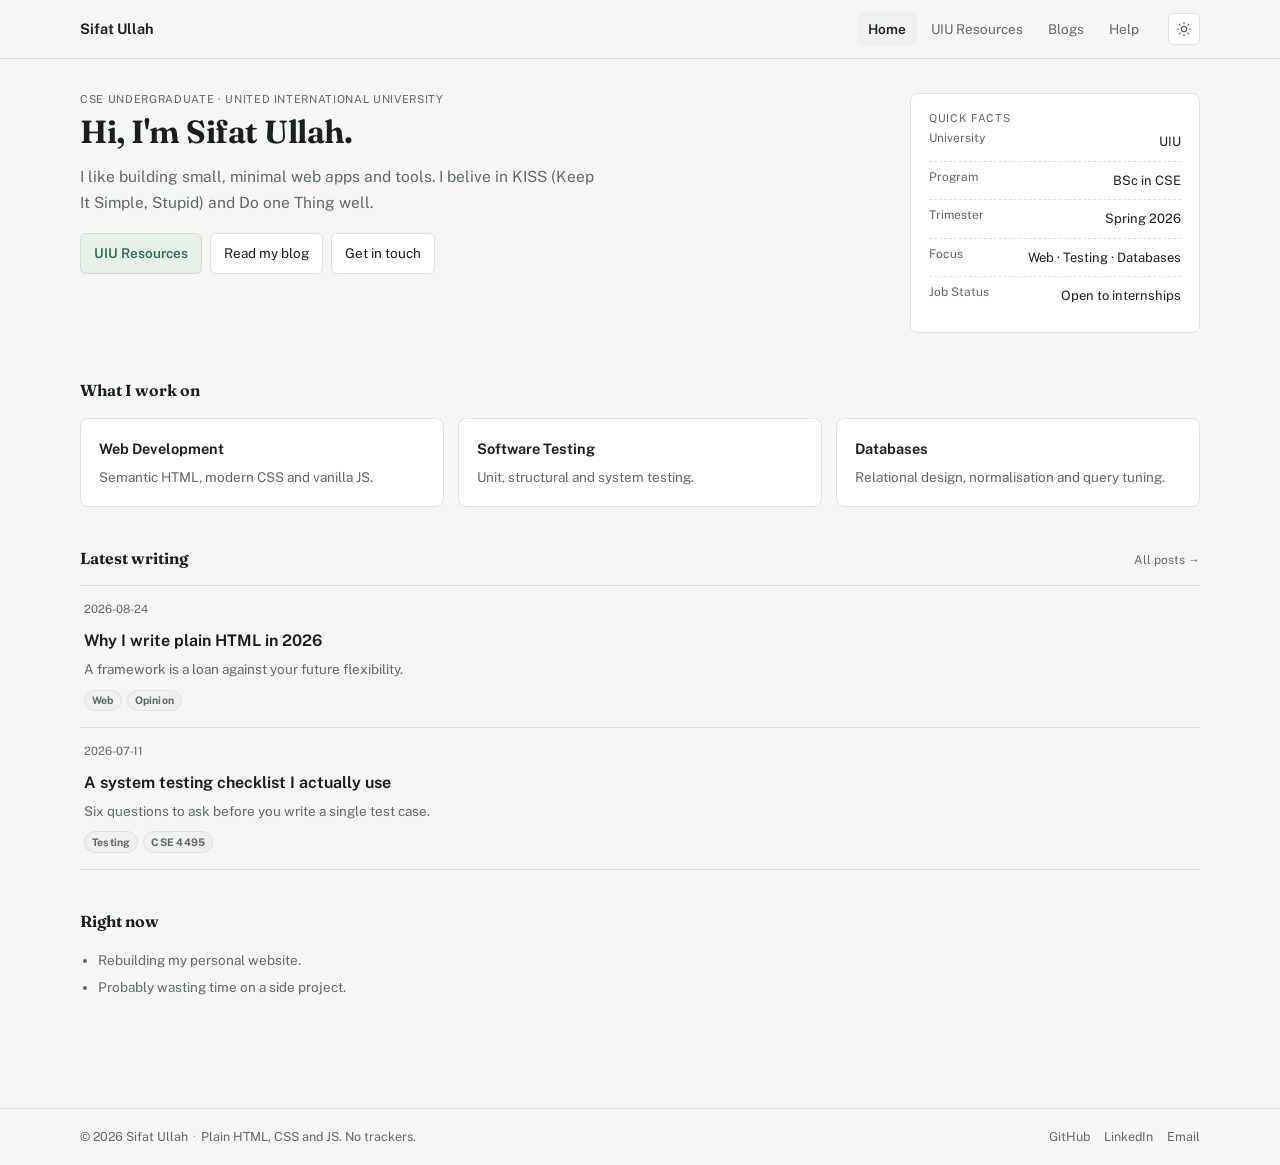
<file: index.html>
<!DOCTYPE html>
<html lang="en">
<head>
<meta charset="utf-8" />
<meta name="viewport" content="width=device-width, initial-scale=1" />
<title>Sifat Ullah — Home</title>
<meta name="description" content="Personal site of Sifat Ullah — UIU resources, notes and writing." />
<link rel="preconnect" href="https://fonts.googleapis.com">
<link rel="preconnect" href="https://fonts.gstatic.com" crossorigin>
<link rel="stylesheet" href="https://fonts.googleapis.com/css2?family=Public+Sans:wght@400;500;600&family=Fraunces:opsz,wght@9..144,600&display=swap">
<link rel="stylesheet" href="assets/css/styles.css" />
<script>
  try {
    var t = localStorage.getItem('site-theme');
    if (t === 'dark' || (!t && matchMedia('(prefers-color-scheme: dark)').matches)) {
      document.documentElement.classList.add('dark');
    }
  } catch (e) {}
</script>
</head>
<body data-page="home">

  <a class="skip" href="#main">Skip to content</a>

  <header class="topbar">
    <div class="wrap topbar-inner">
      <a class="brand" href="index.html">
        <span class="brand-name" data-bind="siteName">Sifat Ullah</span>
      </a>
      <nav class="nav" aria-label="Main">
        <a href="index.html" aria-current="page">Home</a>
        <a href="resources.html">UIU Resources</a>
        <a href="blogs.html">Blogs</a>
        <a href="help.html">Help</a>
      </nav>
      <button class="icon-btn" id="themeBtn" type="button" aria-label="Toggle colour theme">
        <svg viewBox="0 0 24 24" width="16" height="16" fill="none" stroke="currentColor"
             stroke-width="1.7" stroke-linecap="round" stroke-linejoin="round" aria-hidden="true">
          <circle cx="12" cy="12" r="4"></circle>
          <path d="M12 2v2M12 20v2M4.9 4.9l1.4 1.4M17.7 17.7l1.4 1.4M2 12h2M20 12h2M4.9 19.1l1.4-1.4M17.7 6.3l1.4-1.4"></path>
        </svg>
      </button>
    </div>
  </header>

  <main id="main" class="wrap" tabindex="-1">
    <noscript><div class="empty">This site renders with JavaScript. Please enable it.</div></noscript>
  </main>

  <footer class="footer">
    <div class="wrap footer-inner">
      <p class="footer-note">
        © <span id="year"></span> <span data-bind="siteName">Sifat Ullah</span>
        <span class="dot">·</span> <span data-bind="footerNote"></span>
      </p>
      <nav class="footer-links" id="socialLinks" aria-label="Social"></nav>
    </div>
  </footer>

  <script src="assets/js/site-data.js"></script>
  <script src="assets/js/site.js"></script>
</body>
</html>
</file>
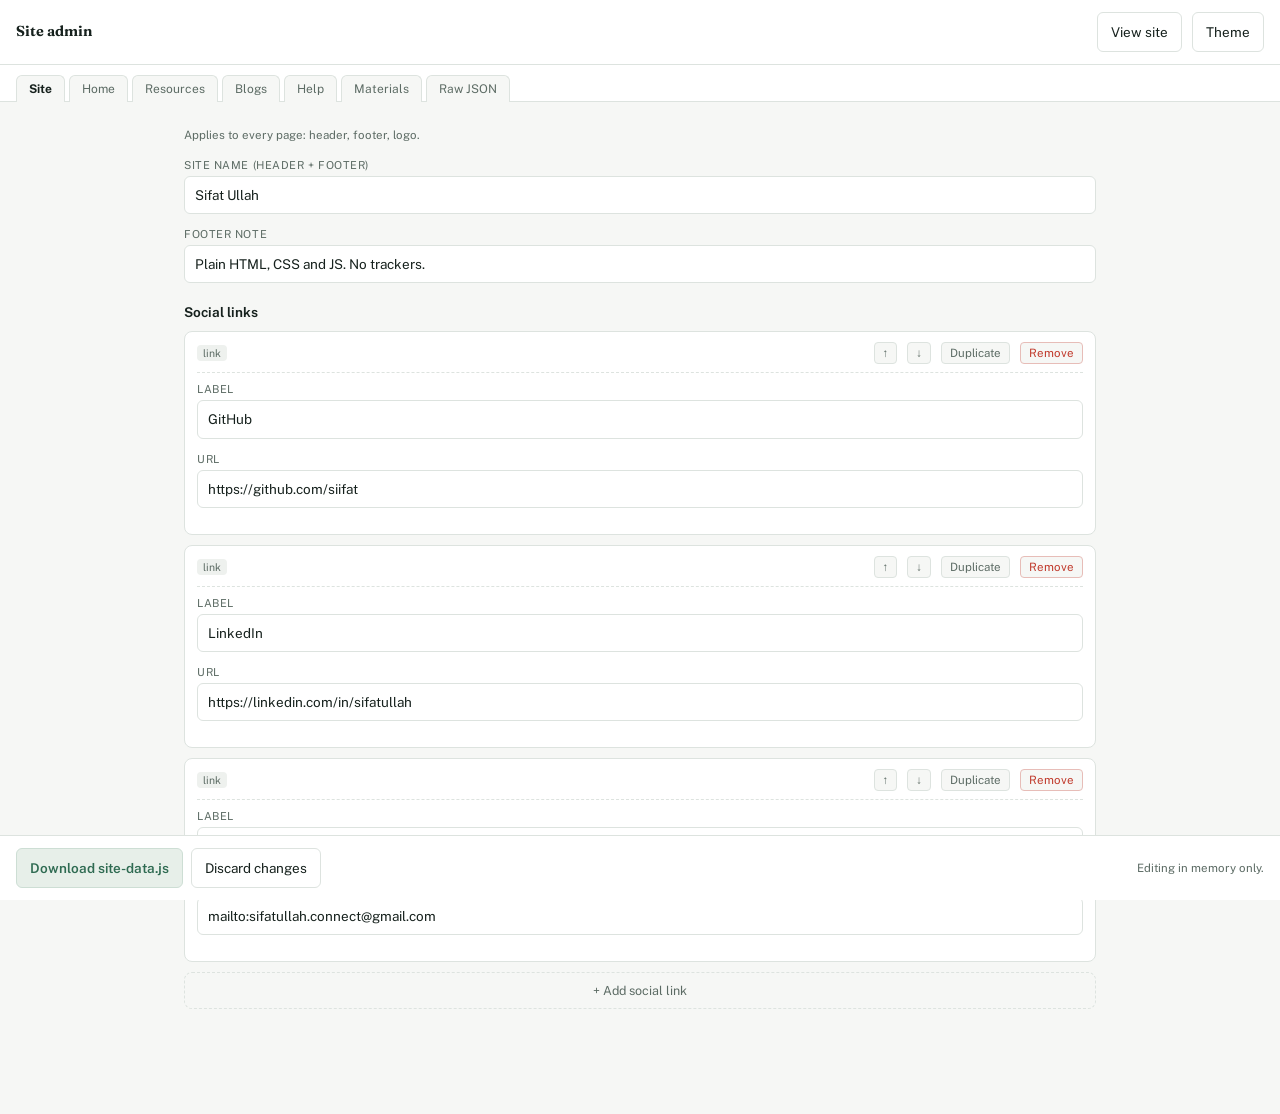
<file: admin/index.html>
<!DOCTYPE html>
<html lang="en">
<head>
<meta charset="utf-8" />
<meta name="viewport" content="width=device-width, initial-scale=1" />
<title>Admin — local editor</title>
<meta name="robots" content="noindex, nofollow, noarchive" />
<link rel="preconnect" href="https://fonts.googleapis.com">
<link rel="preconnect" href="https://fonts.gstatic.com" crossorigin>
<link rel="stylesheet" href="https://fonts.googleapis.com/css2?family=Public+Sans:wght@400;500;600&family=Fraunces:opsz,wght@9..144,600&display=swap">
<link rel="stylesheet" href="../assets/css/styles.css" />
<link rel="stylesheet" href="admin.css" />
<script>
  try {
    var t = localStorage.getItem('site-theme');
    if (t === 'dark' || (!t && matchMedia('(prefers-color-scheme: dark)').matches)) {
      document.documentElement.classList.add('dark');
    }
  } catch (e) {}
</script>
</head>
<body class="admin-page">

  <div class="admin-panel" role="application">

    <header class="admin-head">
      <h2>Site admin</h2>
      <span class="spacer"></span>
      <a class="btn" href="../index.html">View site</a>
      <button class="btn" id="themeBtn" type="button">Theme</button>
    </header>

    <nav class="admin-tabs" role="tablist" id="adminTabs" aria-label="Admin sections"></nav>

    <main class="admin-body">
      <div class="admin-pane" id="adminPane"></div>
    </main>

    <footer class="admin-foot">
      <button class="btn btn-primary" id="adminDownload" type="button">Download site-data.js</button>
      <button class="btn" id="adminReset" type="button">Discard changes</button>
      <span class="admin-status" id="adminStatus">Editing in memory only.</span>
    </footer>

  </div>

  <script src="../assets/js/site-data.js"></script>
  <script src="../assets/js/materials-index.js"></script>
  <script src="admin.js"></script>
</body>
</html>
</file>
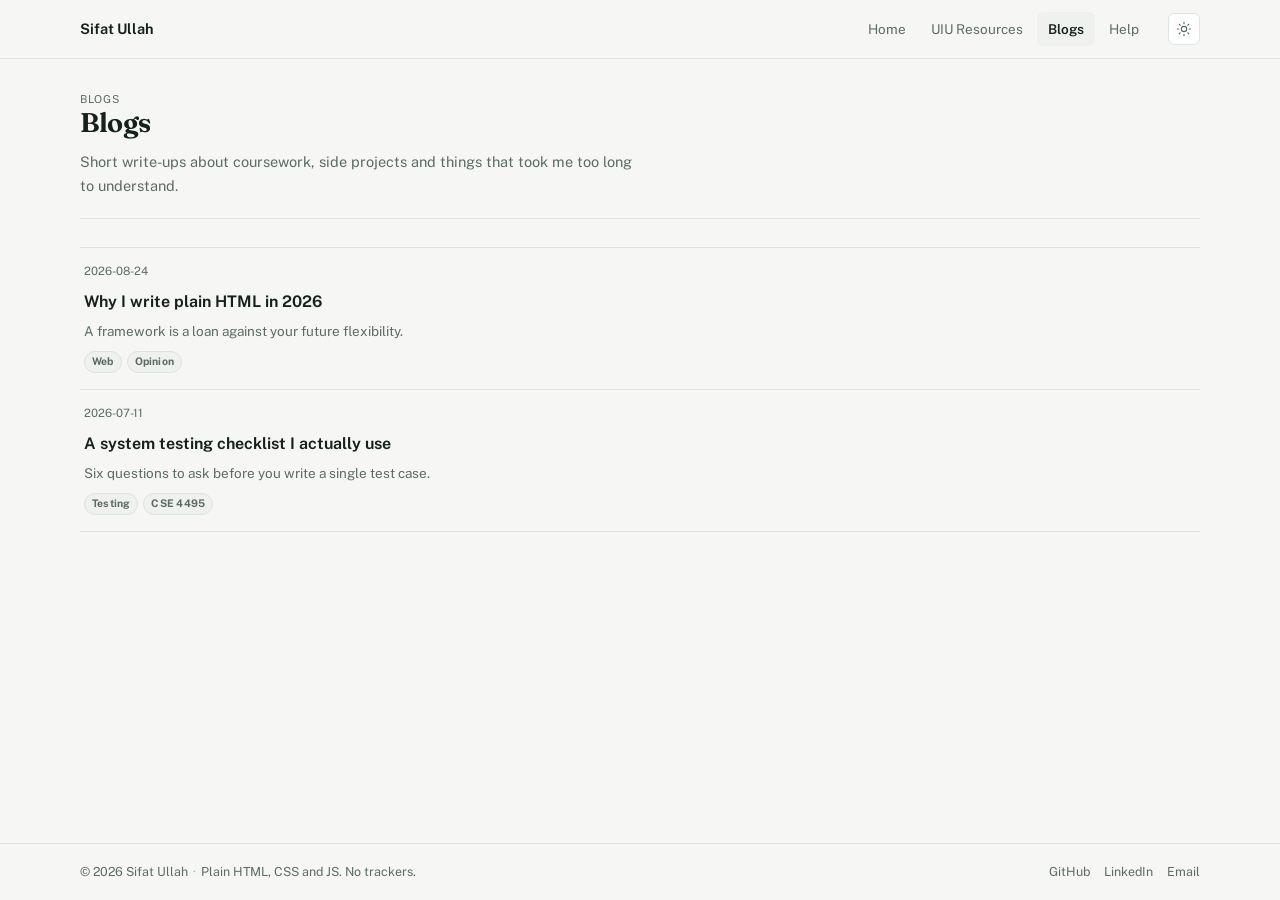
<file: blogs.html>
<!DOCTYPE html>
<html lang="en">
<head>
<meta charset="utf-8" />
<meta name="viewport" content="width=device-width, initial-scale=1" />
<title>Blogs — Sifat Ullah</title>
<meta name="description" content="Notes, write-ups and things I am learning." />
<link rel="preconnect" href="https://fonts.googleapis.com">
<link rel="preconnect" href="https://fonts.gstatic.com" crossorigin>
<link rel="stylesheet" href="https://fonts.googleapis.com/css2?family=Public+Sans:wght@400;500;600&family=Fraunces:opsz,wght@9..144,600&display=swap">
<link rel="stylesheet" href="assets/css/styles.css" />
<script>
  try {
    var t = localStorage.getItem('site-theme');
    if (t === 'dark' || (!t && matchMedia('(prefers-color-scheme: dark)').matches)) {
      document.documentElement.classList.add('dark');
    }
  } catch (e) {}
</script>
</head>
<body data-page="blogs">

  <a class="skip" href="#main">Skip to content</a>

  <header class="topbar">
    <div class="wrap topbar-inner">
      <a class="brand" href="index.html">
  <span class="brand-name" data-bind="siteName">Sifat Ullah</span>
</a>
      <nav class="nav" aria-label="Main">
        <a href="index.html">Home</a>
        <a href="resources.html">UIU Resources</a>
        <a href="blogs.html" aria-current="page">Blogs</a>
        <a href="help.html">Help</a>
      </nav>
      <button class="icon-btn" id="themeBtn" type="button" aria-label="Toggle colour theme">
        <svg viewBox="0 0 24 24" width="16" height="16" fill="none" stroke="currentColor"
             stroke-width="1.7" stroke-linecap="round" stroke-linejoin="round" aria-hidden="true">
          <circle cx="12" cy="12" r="4"></circle>
          <path d="M12 2v2M12 20v2M4.9 4.9l1.4 1.4M17.7 17.7l1.4 1.4M2 12h2M20 12h2M4.9 19.1l1.4-1.4M17.7 6.3l1.4-1.4"></path>
        </svg>
      </button>
    </div>
  </header>

  <main id="main" class="wrap" tabindex="-1"></main>

  <footer class="footer">
    <div class="wrap footer-inner">
      <p class="footer-note">
        © <span id="year"></span> <span data-bind="siteName">Sifat Ullah</span>
        <span class="dot">·</span> <span data-bind="footerNote"></span>
      </p>
      <nav class="footer-links" id="socialLinks" aria-label="Social"></nav>
    </div>
  </footer>

  <script src="assets/js/site-data.js"></script>
  <script src="assets/js/site.js"></script>
</body>
</html>
</file>
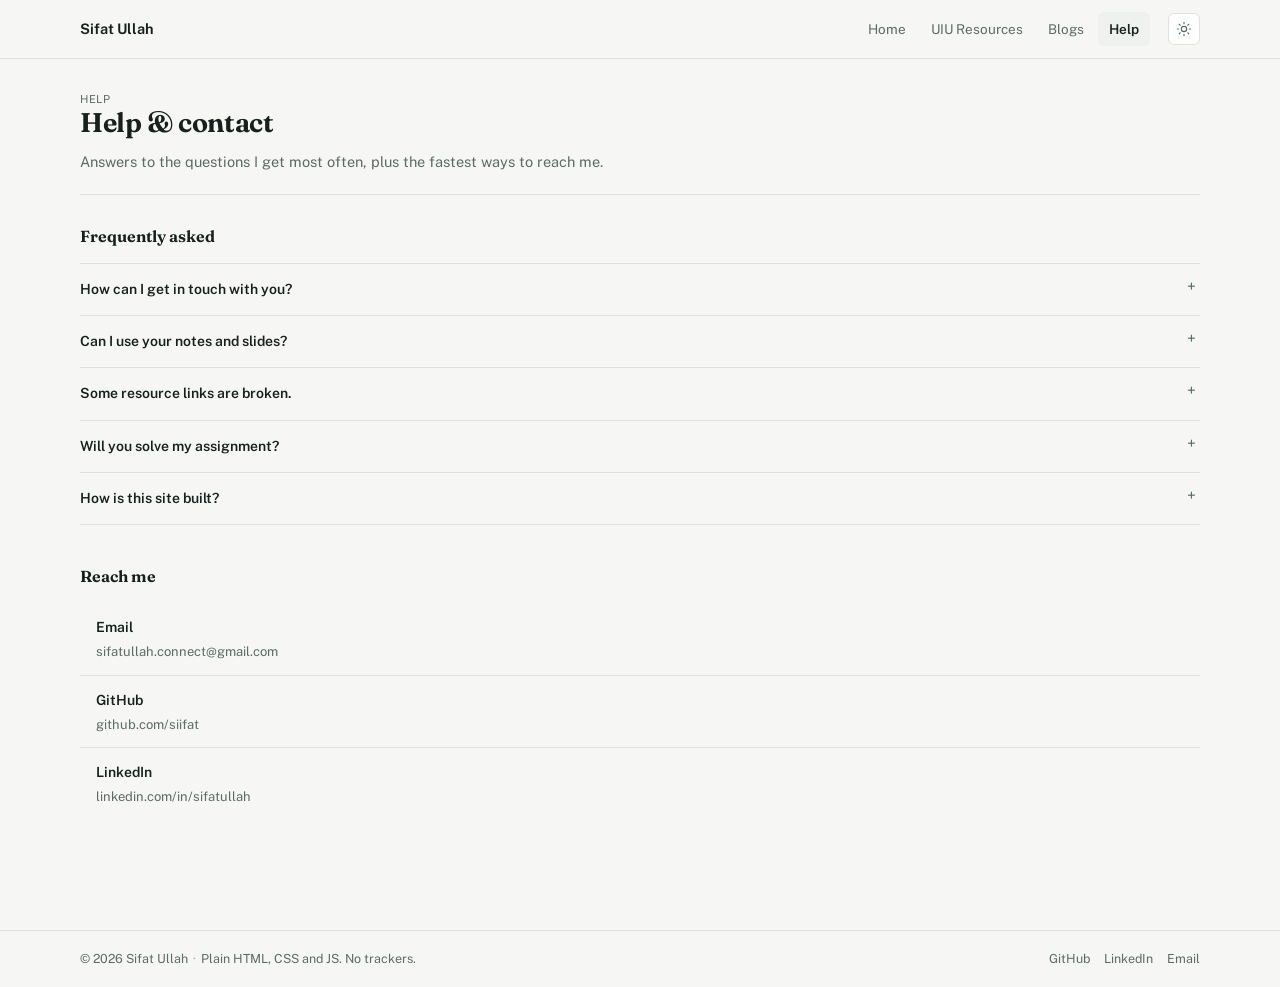
<file: help.html>
<!DOCTYPE html>
<html lang="en">
<head>
<meta charset="utf-8" />
<meta name="viewport" content="width=device-width, initial-scale=1" />
<title>Help — Sifat Ullah</title>
<meta name="description" content="FAQ and ways to get in touch." />
<link rel="preconnect" href="https://fonts.googleapis.com">
<link rel="preconnect" href="https://fonts.gstatic.com" crossorigin>
<link rel="stylesheet" href="https://fonts.googleapis.com/css2?family=Public+Sans:wght@400;500;600&family=Fraunces:opsz,wght@9..144,600&display=swap">
<link rel="stylesheet" href="assets/css/styles.css" />
<script>
  try {
    var t = localStorage.getItem('site-theme');
    if (t === 'dark' || (!t && matchMedia('(prefers-color-scheme: dark)').matches)) {
      document.documentElement.classList.add('dark');
    }
  } catch (e) {}
</script>
</head>
<body data-page="help">

  <a class="skip" href="#main">Skip to content</a>

  <header class="topbar">
    <div class="wrap topbar-inner">
      <a class="brand" href="index.html">
  <span class="brand-name" data-bind="siteName">Sifat Ullah</span>
</a>
      <nav class="nav" aria-label="Main">
        <a href="index.html">Home</a>
        <a href="resources.html">UIU Resources</a>
        <a href="blogs.html">Blogs</a>
        <a href="help.html" aria-current="page">Help</a>
      </nav>
      <button class="icon-btn" id="themeBtn" type="button" aria-label="Toggle colour theme">
        <svg viewBox="0 0 24 24" width="16" height="16" fill="none" stroke="currentColor"
             stroke-width="1.7" stroke-linecap="round" stroke-linejoin="round" aria-hidden="true">
          <circle cx="12" cy="12" r="4"></circle>
          <path d="M12 2v2M12 20v2M4.9 4.9l1.4 1.4M17.7 17.7l1.4 1.4M2 12h2M20 12h2M4.9 19.1l1.4-1.4M17.7 6.3l1.4-1.4"></path>
        </svg>
      </button>
    </div>
  </header>

  <main id="main" class="wrap" tabindex="-1"></main>

  <footer class="footer">
    <div class="wrap footer-inner">
      <p class="footer-note">
        © <span id="year"></span> <span data-bind="siteName">Sifat Ullah</span>
        <span class="dot">·</span> <span data-bind="footerNote"></span>
      </p>
      <nav class="footer-links" id="socialLinks" aria-label="Social"></nav>
    </div>
  </footer>

  <script src="assets/js/site-data.js"></script>
  <script src="assets/js/site.js"></script>
</body>
</html>
</file>
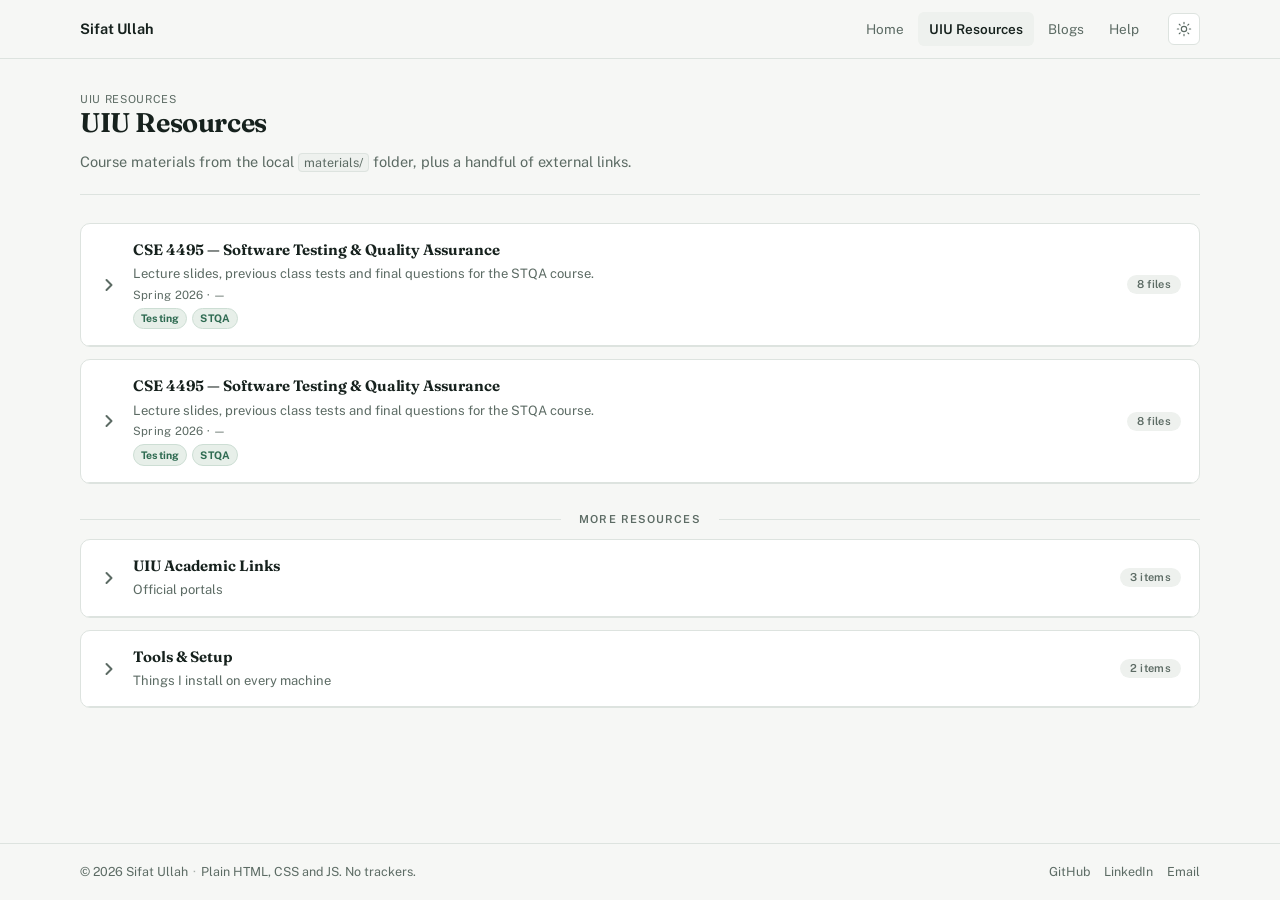
<file: resources.html>
<!DOCTYPE html>
<html lang="en">
<head>
<meta charset="utf-8" />
<meta name="viewport" content="width=device-width, initial-scale=1" />
<title>UIU Resources — Sifat Ullah</title>
<meta name="description" content="Course materials, class tests, finals and academic links for UIU students." />
<link rel="preconnect" href="https://fonts.googleapis.com">
<link rel="preconnect" href="https://fonts.gstatic.com" crossorigin>
<link rel="stylesheet" href="https://fonts.googleapis.com/css2?family=Public+Sans:wght@400;500;600&family=Fraunces:opsz,wght@9..144,600&display=swap">
<link rel="stylesheet" href="assets/css/styles.css" />
<script>
  try {
    var t = localStorage.getItem('site-theme');
    if (t === 'dark' || (!t && matchMedia('(prefers-color-scheme: dark)').matches)) {
      document.documentElement.classList.add('dark');
    }
  } catch (e) {}
</script>
</head>
<body data-page="resources">

  <a class="skip" href="#main">Skip to content</a>

  <header class="topbar">
    <div class="wrap topbar-inner">
      <a class="brand" href="index.html">
        <span class="brand-name" data-bind="siteName">Sifat Ullah</span>
      </a>
      <nav class="nav" aria-label="Main">
        <a href="index.html">Home</a>
        <a href="resources.html" aria-current="page">UIU Resources</a>
        <a href="blogs.html">Blogs</a>
        <a href="help.html">Help</a>
      </nav>
      <button class="icon-btn" id="themeBtn" type="button" aria-label="Toggle colour theme">
        <svg viewBox="0 0 24 24" width="16" height="16" fill="none" stroke="currentColor"
             stroke-width="1.7" stroke-linecap="round" stroke-linejoin="round" aria-hidden="true">
          <circle cx="12" cy="12" r="4"></circle>
          <path d="M12 2v2M12 20v2M4.9 4.9l1.4 1.4M17.7 17.7l1.4 1.4M2 12h2M20 12h2M4.9 19.1l1.4-1.4M17.7 6.3l1.4-1.4"></path>
        </svg>
      </button>
    </div>
  </header>

  <main id="main" class="wrap" tabindex="-1"></main>

  <footer class="footer">
    <div class="wrap footer-inner">
      <p class="footer-note">
        © <span id="year"></span> <span data-bind="siteName">Sifat Ullah</span>
        <span class="dot">·</span> <span data-bind="footerNote"></span>
      </p>
      <nav class="footer-links" id="socialLinks" aria-label="Social"></nav>
    </div>
  </footer>

  <script src="assets/js/site-data.js"></script>
  <script src="assets/js/materials-index.js"></script>
  <script src="assets/js/site.js"></script>
</body>
</html>
</file>
<file: assets/css/styles.css>
/* =========================================================
   Personal site — styles.css
   Minimal, fast, no dependencies. Light + dark via .dark
   ========================================================= */

/* :root {
  --ink: #1c1e21;
  --sub: #6b7078;
  --line: #e3e6ea;
  --bg: #fafbfc;
  --surface: #ffffff;
  --soft: #f1f2f4;
  --accent: #1d9e75;
  --accent-bg: #e1f5ee;
  --accent-line: #bfe6d8;
  --warn-bg: #fdf3e2;
  --warn-line: #d9a441;
  --warn-ink: #8a5a15;
  --sans: "Segoe UI", system-ui, -apple-system, "Helvetica Neue", Helvetica, Arial, sans-serif;
  --mono: Consolas, "SF Mono", ui-monospace, Menlo, monospace;
  --max: 1120px;
  --radius: 8px;
}

:root.dark {
  --ink: #edf0f2;
  --sub: #a4acb4;
  --line: #353b42;
  --bg: #171a1e;
  --surface: #20252b;
  --soft: #2b3138;
  --accent: #64d7b2;
  --accent-bg: #173d33;
  --accent-line: #2b6b57;
  --warn-bg: #3b2d15;
  --warn-line: #7a5c22;
  --warn-ink: #f0c477;
} */

:root {
  --ink: #16211d;
  --sub: #5c6b64;
  --line: #dde3df;
  --bg: #f6f7f5;
  --surface: #ffffff;
  --soft: #eef1ee;
  --accent: #2f6b52;
  --accent-bg: #e7efe9;
  --accent-line: #cdded4;
  --warn-bg: #fdf3e2;
  --warn-line: #d9a441;
  --warn-ink: #8a5a15;

  --sans: "Public Sans", -apple-system, BlinkMacSystemFont, "Helvetica Neue", Helvetica, Arial, sans-serif;
  --serif: "Fraunces", Georgia, "Times New Roman", serif;
  --mono: "Public Sans", -apple-system, BlinkMacSystemFont, Helvetica, Arial, sans-serif;

  --max: 1120px;
  --radius: 8px;
}

:root.dark {
  --ink: #eef2ef;
  --sub: #9fada5;
  --line: #2c3630;
  --bg: #101613;
  --surface: #161d19;
  --soft: #1a221d;
  --accent: #6bc79a;
  --accent-bg: #1c2c24;
  --accent-line: #2f4a3d;
  --warn-bg: #3b2d15;
  --warn-line: #7a5c22;
  --warn-ink: #f0c477;
}

*, *::before, *::after { box-sizing: border-box; }

html { -webkit-text-size-adjust: 100%; scroll-behavior: smooth; }

body {
  margin: 0;
  background: var(--bg);
  color: var(--ink);
  font: 14.5px/1.65 var(--sans);
  -webkit-font-smoothing: antialiased;
  text-rendering: optimizeLegibility;
}



h1, h2, h3, h4, p, ul, ol { margin-top: 0; }
h1 { font-size: 27px; line-height: 1.25; font-weight: 650; letter-spacing: -.015em; margin-bottom: 10px; }
h2 { font-size: 16px; font-weight: 650; margin-bottom: 10px; }
h3 { font-size: 14.5px; font-weight: 650; margin-bottom: 8px; }
h4 { font-size: 13.5px; font-weight: 650; margin-bottom: 6px; }

h1, h2 { font-family: var(--serif); }

a { color: var(--ink); text-decoration: none; transition: color .12s; }
a:hover { color: var(--accent); }
p a, li a { border-bottom: 1px solid var(--accent-line); }
p a:hover, li a:hover { border-bottom-color: var(--accent); }

code {
  font: 12.5px/1.4 var(--mono);
  background: var(--soft);
  border: 1px solid var(--line);
  border-radius: 4px;
  padding: 1px 5px;
}

img { max-width: 100%; height: auto; }

:focus-visible { outline: 2px solid var(--accent); outline-offset: 2px; border-radius: 4px; }
main:focus { outline: none; }

.skip {
  position: absolute; left: -9999px; top: 10px;
  background: var(--surface); border: 1px solid var(--line);
  padding: 8px 12px; border-radius: 6px; z-index: 200;
}
.skip:focus { left: 12px; }

.wrap { width: min(var(--max), calc(100% - 32px)); margin: 0 auto; }

/* ---------------- top bar ---------------- */
.topbar {
  position: sticky; top: 0; z-index: 40;
  background: var(--bg);
  border-bottom: 1px solid var(--line);
}
.topbar-inner { display: flex; align-items: center; gap: 18px; height: 58px; }

.brand { font-weight: 650; }
.brand:hover { color: var(--ink); }

.brand-name { font-size: 14.5px; }

.nav { display: flex; gap: 3px; margin-left: auto; }
.nav a {
  padding: 6px 11px; border-radius: 6px;
  font-size: 13.5px; color: var(--sub);
}
.nav a:hover { background: var(--soft); color: var(--ink); }
.nav a[aria-current="page"] { background: var(--soft); color: var(--ink); font-weight: 600; }

.icon-btn {
  display: grid; place-items: center;
  width: 32px; height: 32px; flex: 0 0 auto;
  border: 1px solid var(--line); border-radius: 6px;
  background: var(--surface); color: var(--sub); cursor: pointer;
  transition: color .12s, border-color .12s;
}
.icon-btn:hover { color: var(--ink); border-color: var(--sub); }

/* ---------------- layout ---------------- */
main { padding: 34px 0 72px; min-height: 62vh; }

.page-head {
  padding-bottom: 20px; margin-bottom: 28px;
  border-bottom: 1px solid var(--line);
}
.page-head p { margin: 0; color: var(--sub); max-width: 62ch; }

.kicker {
  margin: 0 0 6px;
  color: var(--sub);
  font: 11px/1.2 var(--mono);
  letter-spacing: .06em;
  text-transform: uppercase;
}

.section { margin-bottom: 38px; }
.section-head {
  display: flex; align-items: baseline; justify-content: space-between;
  gap: 16px; margin-bottom: 14px;
}
.section-head h2 { margin: 0; }
.section-head .hint { color: var(--sub); font: 12px var(--mono); }

/* ---------------- hero ---------------- */
.hero {
  display: grid;
  grid-template-columns: minmax(0, 1fr) 290px;
  gap: 30px;
  align-items: start;
  margin-bottom: 44px;
}
.hero h1 { font-size: 32px; margin-bottom: 12px; }
.hero-lede { font-size: 15.5px; color: var(--sub); max-width: 58ch; margin-bottom: 18px; }
.hero-lede strong { color: var(--ink); font-weight: 600; }

.hero-actions { display: flex; flex-wrap: wrap; gap: 8px; }

.btn {
  display: inline-flex; align-items: center; gap: 6px;
  border: 1px solid var(--line); border-radius: 6px;
  background: var(--surface); color: var(--ink);
  padding: 8px 13px; font: inherit; font-size: 13.5px;
  cursor: pointer; transition: border-color .12s, color .12s;
}
.btn:hover { border-color: var(--accent); color: var(--accent); }
.btn-primary {
  background: var(--accent-bg); border-color: var(--accent-line); color: var(--accent); font-weight: 600;
}
.btn-primary:hover { border-color: var(--accent); }

.card {
  background: var(--surface);
  border: 1px solid var(--line);
  border-radius: var(--radius);
  padding: 18px;
}

.fact-list { list-style: none; margin: 0; padding: 0; }
.fact-list li {
  display: flex; justify-content: space-between; gap: 14px;
  padding: 8px 0; border-top: 1px dashed var(--line);
  font-size: 13px;
}
.fact-list li:first-child { border-top: 0; padding-top: 0; }
.fact-list .k { color: var(--sub); font: 12px var(--mono); flex: 0 0 auto; }
.fact-list .v { text-align: right; }

/* ---------------- grids & cards ---------------- */
.grid-3 {
  display: grid;
  grid-template-columns: repeat(auto-fit, minmax(230px, 1fr));
  gap: 14px;
}
.focus-card h3 { margin-bottom: 5px; }
.focus-card p { margin: 0; color: var(--sub); font-size: 13.5px; }

.now-list { margin: 0; padding-left: 18px; color: var(--sub); font-size: 13.5px; }
.now-list li { margin: 5px 0; }

/* ---------------- resource groups ---------------- */
.group {
  background: var(--surface);
  border: 1px solid var(--line);
  border-radius: var(--radius);
  margin-bottom: 16px;
  overflow: hidden;
}
.group-head {
  padding: 14px 16px;
  border-bottom: 1px solid var(--line);
  display: flex; flex-wrap: wrap; align-items: baseline; gap: 4px 12px;
}
.group-head h2 { margin: 0; }
.group-head p { margin: 0; color: var(--sub); font-size: 13px; }

.item {
  display: grid;
  grid-template-columns: minmax(0, 1fr) auto;
  gap: 6px 18px;
  align-items: center;
  padding: 12px 16px;
  border-top: 1px solid var(--line);
  transition: background .12s;
}
.item:first-of-type { border-top: 0; }
.item:hover { background: var(--soft); }

.item-name { font-weight: 600; font-size: 14px; }
.item-desc { color: var(--sub); font-size: 13px; margin: 2px 0 0; }
.item-tags { display: flex; flex-wrap: wrap; gap: 5px; margin-top: 7px; }

.tag {
  display: inline-block;
  padding: 1.5px 7px;
  border-radius: 20px;
  background: var(--accent-bg);
  color: var(--accent);
  border: 1px solid var(--accent-line);
  font: 700 10.5px/1.6 var(--mono);
  letter-spacing: .02em;
}
.tag-plain {
  background: var(--soft); color: var(--sub); border-color: var(--line);
}

.item-meta {
  text-align: right;
  color: var(--sub);
  font: 11.5px var(--mono);
  white-space: nowrap;
}

/* ---------------- blog list ---------------- */
.post-list { border-top: 1px solid var(--line); }
.post-row {
  display: block;
  padding: 16px 4px;
  border-bottom: 1px solid var(--line);
  transition: background .12s;
}
.post-row:hover { background: var(--soft); }
.post-row:hover .post-title { color: var(--accent); }
.post-date { color: var(--sub); font: 11.5px var(--mono); }
.post-title { font-size: 16px; font-weight: 650; margin: 4px 0 4px; }
.post-excerpt { color: var(--sub); font-size: 13.5px; margin: 0; max-width: 70ch; }
.post-row .item-tags { margin-top: 9px; }

/* ---------------- single post ---------------- */
.post-body { max-width: 68ch; font-size: 15px; }
.post-body h2 { margin: 26px 0 10px; font-size: 17px; }
.post-body p { margin-bottom: 15px; }
.post-body ul { padding-left: 20px; margin-bottom: 15px; }
.post-body li { margin: 5px 0; }

.back-link { font: 12.5px var(--mono); color: var(--sub); display: inline-block; margin-bottom: 16px; }
.back-link:hover { color: var(--accent); }

/* ---------------- FAQ ---------------- */
.faq { border-top: 1px solid var(--line); }
.faq details {
  border-bottom: 1px solid var(--line);
}
.faq summary {
  cursor: pointer; list-style: none;
  padding: 14px 26px 14px 0;
  position: relative;
  font-weight: 600; font-size: 14px;
}
.faq summary::-webkit-details-marker { display: none; }
.faq summary::after {
  content: "+";
  position: absolute; right: 4px; top: 13px;
  color: var(--sub); font: 400 16px var(--mono);
  transition: transform .15s;
}
.faq details[open] summary::after { content: "−"; }
.faq .faq-body { padding: 0 0 16px; color: var(--sub); font-size: 13.5px; max-width: 72ch; }
.faq .faq-body p:last-child { margin-bottom: 0; }

/* ---------------- notice ---------------- */
.notice {
  border: 1px dashed var(--warn-line);
  background: var(--warn-bg);
  color: var(--warn-ink);
  border-radius: 6px;
  padding: 10px 13px;
  font: 12.5px/1.55 var(--mono);
  margin-bottom: 16px;
}

.empty {
  border: 1px dashed var(--line);
  border-radius: var(--radius);
  padding: 26px;
  text-align: center;
  color: var(--sub);
  font-size: 13.5px;
}

/* ---------------- footer ---------------- */
.footer { border-top: 1px solid var(--line); padding: 22px 0; }
.footer-inner {
  display: flex; flex-wrap: wrap; gap: 10px 20px;
  align-items: center; justify-content: space-between;
}
.footer-note { margin: 0; color: var(--sub); font-size: 12.5px; }
.footer-note .dot { opacity: .5; margin: 0 2px; }
.footer-links { display: flex; flex-wrap: wrap; gap: 14px; }
.footer-links a { color: var(--sub); font: 12.5px var(--mono); }
.footer-links a:hover { color: var(--accent); }

/* =========================================================
   Admin panel  (hidden — Ctrl/Cmd + Shift + A, or #admin)
   ========================================================= */
.admin-overlay {
  position: fixed; inset: 0; z-index: 200;
  background: rgba(10, 12, 15, .55);
  display: flex; align-items: stretch; justify-content: flex-end;
}
.admin-panel {
  width: min(760px, 100%);
  background: var(--bg);
  border-left: 1px solid var(--line);
  display: flex; flex-direction: column;
  animation: admin-in .18s ease-out;
}
@keyframes admin-in { from { transform: translateX(24px); opacity: 0; } to { transform: none; opacity: 1; } }

.admin-head {
  display: flex; align-items: center; gap: 10px;
  padding: 12px 16px;
  border-bottom: 1px solid var(--line);
  background: var(--surface);
}
.admin-head h2 { margin: 0; font-size: 14.5px; }
.admin-head .spacer { margin-left: auto; }

.admin-tabs { display: flex; gap: 4px; padding: 10px 16px 0; flex-wrap: wrap; }
.admin-tab {
  border: 1px solid var(--line); border-radius: 6px;
  background: var(--surface); color: var(--sub);
  padding: 5px 10px; font: 12px var(--mono); cursor: pointer;
}
.admin-tab:hover { color: var(--ink); }
.admin-tab[aria-selected="true"] {
  background: var(--accent-bg); border-color: var(--accent-line);
  color: var(--accent); font-weight: 700;
}

.admin-body { flex: 1; overflow: auto; padding: 14px 16px; }

.admin-body textarea {
  width: 100%;
  min-height: 100%;
  height: 100%;
  resize: vertical;
  background: var(--surface);
  color: var(--ink);
  border: 1px solid var(--line);
  border-radius: var(--radius);
  padding: 12px 14px;
  font: 12.5px/1.6 var(--mono);
  tab-size: 2;
  white-space: pre;
  overflow-wrap: normal;
  overflow-x: auto;
}

.admin-field { margin-bottom: 14px; }
.admin-field label {
  display: block; margin-bottom: 5px;
  color: var(--sub); font: 11px var(--mono);
  letter-spacing: .05em; text-transform: uppercase;
}
.admin-field input,
.admin-field textarea.short {
  width: 100%;
  background: var(--surface); color: var(--ink);
  border: 1px solid var(--line); border-radius: 6px;
  padding: 8px 10px; font: 13.5px/1.5 var(--sans);
}
.admin-field textarea.short { min-height: 90px; resize: vertical; font-family: var(--sans); }

.admin-foot {
  display: flex; flex-wrap: wrap; align-items: center; gap: 8px;
  padding: 12px 16px;
  border-top: 1px solid var(--line);
  background: var(--surface);
}
.admin-status { margin-left: auto; font: 11.5px var(--mono); color: var(--sub); }
.admin-status.ok { color: var(--accent); }
.admin-status.err { color: #d9534f; }
:root.dark .admin-status.err { color: #ff8a80; }

.admin-hint {
  margin: 0 0 14px;
  color: var(--sub);
  font: 11.5px/1.6 var(--mono);
}

/* ---------------- responsive ---------------- */
@media (max-width: 760px) {
  .hero { grid-template-columns: 1fr; gap: 20px; }
  .hero h1 { font-size: 27px; }
  .topbar-inner { gap: 10px; height: auto; padding: 10px 0; flex-wrap: wrap; }
  .nav { order: 3; width: 100%; margin-left: 0; overflow-x: auto; }
  .nav a { white-space: nowrap; }
  .icon-btn { margin-left: auto; }
  .item { grid-template-columns: 1fr; }
  .item-meta { text-align: left; }
  .admin-panel { width: 100%; border-left: 0; }
}

@media (prefers-reduced-motion: reduce) {
  *, *::before, *::after { animation-duration: .01ms !important; transition-duration: .01ms !important; }
  html { scroll-behavior: auto; }
}


/* ============================================================
   Collapsible groups — courses & manual sections
   ============================================================ */

details.group {
  background: var(--surface);
  border: 1px solid var(--line);
  border-radius: 10px;
  margin-bottom: 12px;
  overflow: hidden;
  transition: border-color .18s ease, box-shadow .18s ease;
}
details.group[open] {
  box-shadow: 0 1px 2px rgba(0, 0, 0, .035);
}
:root.dark details.group[open] {
  box-shadow: 0 1px 3px rgba(0, 0, 0, .25);
}

/* ---------- summary rows ---------- */
details.group > summary,
details.subgroup > summary {
  cursor: pointer;
  list-style: none;
  display: flex;
  align-items: center;
  gap: 14px;
  user-select: none;
  -webkit-tap-highlight-color: transparent;
  transition: background .14s ease;
}
details.group > summary {
  padding: 16px 18px;
}
details.subgroup > summary {
  padding: 12px 12px;
  margin: 0 -12px;
  border-radius: 8px;
}
details.group > summary::-webkit-details-marker,
details.subgroup > summary::-webkit-details-marker { display: none; }
details.group > summary::marker,
details.subgroup > summary::marker { content: ""; }

details.group > summary:hover { background: var(--soft); }
details.subgroup > summary:hover { background: var(--soft); }

details.group > summary:focus-visible,
details.subgroup > summary:focus-visible {
  outline: 2px solid var(--accent);
  outline-offset: -3px;
}

/* ---------- chevron ---------- */
.chev {
  flex: 0 0 auto;
  display: grid;
  place-items: center;
  color: var(--sub);
  transition: color .15s ease;
}
.chev svg {
  display: block;
  width: 20px;
  height: 20px;
  transition: transform .28s cubic-bezier(.34, 1.4, .64, 1);
}
details.group:not([open]) > summary .chev svg,
details.subgroup:not([open]) > summary .chev svg {
  transform: rotate(-90deg);
}

details.group > summary:hover .chev,
details.subgroup > summary:hover .chev { color: var(--ink); }
details.group[open] > summary .chev { color: var(--accent); }
details.subgroup[open] > summary .chev { color: var(--accent); }

/* ---------- title block ---------- */
.group-title-wrap {
  flex: 1;
  min-width: 0;
  display: flex;
  flex-direction: column;
  gap: 4px;
}
.group-title-wrap h2,
.group-title-wrap h3 {
  margin: 0;
  font-weight: 650;
  letter-spacing: -.005em;
  color: var(--ink);
  line-height: 1.35;
}
.group-title-wrap h2 { font-size: 15px; }
.group-title-wrap h3 { font-size: 13.5px; }
.group-title-wrap p {
  margin: 0;
  color: var(--sub);
  font-size: 13px;
  line-height: 1.5;
}
.group-title-wrap .meta {
  color: var(--sub);
  font: 11.5px var(--mono);
  letter-spacing: .02em;
}
.group-title-wrap .item-tags { margin-top: 2px; }

/* ---------- count badge ---------- */
.group-count {
  flex: 0 0 auto;
  display: inline-flex;
  align-items: center;
  padding: 4px 10px;
  border-radius: 20px;
  background: var(--soft);
  color: var(--sub);
  font: 600 11px/1 var(--mono);
  letter-spacing: .03em;
  white-space: nowrap;
  transition: background .15s ease, color .15s ease;
}
details.group[open] > summary .group-count {
  background: var(--accent-bg);
  color: var(--accent);
}
details.group > summary:hover .group-count { color: var(--ink); }
details.subgroup > summary .group-count {
  background: transparent;
  border: 1px solid var(--line);
  padding: 3px 8px;
}
details.subgroup[open] > summary .group-count {
  background: transparent;
  border-color: var(--line);
  color: var(--sub);
}

/* ---------- body ---------- */
.group-body {
  padding: 4px 18px 16px;
  border-top: 1px solid var(--line);
  animation: group-open .22s ease-out;
}
.subgroup-body {
  padding: 2px 0 12px 34px;
  animation: group-open .2s ease-out;
}
@keyframes group-open {
  from { opacity: 0; transform: translateY(-4px); }
  to   { opacity: 1; transform: none; }
}

/* ---------- subgroups ---------- */
details.subgroup {
  border-top: 1px dashed var(--line);
  margin: 0 -18px;
  padding: 0 18px;
}
details.subgroup:first-of-type { border-top: 0; }
details.subgroup .chev svg { width: 16px; height: 16px; }

/* ---------- file rows ---------- */
.file-row {
  display: grid;
  grid-template-columns: 32px minmax(0, 1fr) auto;
  align-items: center;
  gap: 12px;
  padding: 8px 10px;
  margin: 0 -10px;
  border-radius: 6px;
  font-size: 13.5px;
  transition: background .12s ease;
}
.file-row:hover { background: var(--soft); }

.file-icon {
  display: grid;
  place-items: center;
  width: 32px;
  height: 22px;
  border-radius: 4px;
  background: var(--soft);
  color: var(--sub);
  font: 700 9px/1 var(--mono);
  letter-spacing: .05em;
  text-transform: uppercase;
  transition: background .12s ease, color .12s ease;
}
.file-row:hover .file-icon {
  background: var(--accent-bg);
  color: var(--accent);
}

.file-name {
  min-width: 0;
  overflow: hidden;
  text-overflow: ellipsis;
  white-space: nowrap;
}
.file-name a {
  border-bottom: 0;
  color: var(--ink);
  transition: color .12s ease;
}
.file-row:hover .file-name a { color: var(--accent); }

.file-size {
  color: var(--sub);
  font: 11.5px var(--mono);
  white-space: nowrap;
}


/* ============================================================
   Divider between auto-scanned courses and manual groups
   ============================================================ */
.resources-divider {
  display: flex;
  align-items: center;
  gap: 16px;
  margin: 30px 0 14px;
  color: var(--sub);
  font: 600 11px/1 var(--mono);
  letter-spacing: .1em;
  text-transform: uppercase;
}
.resources-divider::before,
.resources-divider::after {
  content: "";
  flex: 1;
  height: 1px;
  background: var(--line);
}
.resources-divider-label {
  padding: 0 2px;
  color: var(--sub);
  white-space: nowrap;
}


/* ============ admin panel v2 ============ */
.admin-panel { width: min(960px, 100%); }

.admin-tabs {
  display: flex; gap: 4px;
  padding: 10px 16px 0;
  flex-wrap: wrap;
  border-bottom: 1px solid var(--line);
  background: var(--surface);
}
.admin-tab {
  border: 1px solid var(--line); border-bottom: 0;
  border-radius: 6px 6px 0 0;
  background: var(--bg); color: var(--sub);
  padding: 6px 12px; font: 12px var(--mono);
  cursor: pointer; margin-bottom: -1px;
}
.admin-tab:hover { color: var(--ink); }
.admin-tab[aria-selected="true"] {
  background: var(--bg);
  border-color: var(--line);
  border-bottom-color: var(--bg);
  color: var(--ink);
  font-weight: 700;
}

.admin-pane { padding: 14px 16px 20px; }
.admin-pane > .admin-hint:first-child { margin-top: 0; }

.admin-card {
  border: 1px solid var(--line);
  border-radius: 8px;
  background: var(--surface);
  padding: 12px;
  margin-bottom: 10px;
}
.admin-card-head {
  display: flex; align-items: center; gap: 10px;
  margin: -2px 0 10px;
  padding-bottom: 8px;
  border-bottom: 1px dashed var(--line);
}
.admin-card-head h4 { margin: 0; font-size: 13px; }
.admin-card-head .admin-card-tag {
  font: 10.5px var(--mono);
  color: var(--sub);
  padding: 2px 6px;
  background: var(--soft);
  border-radius: 4px;
}
.admin-card-head .spacer { flex: 1; }

.admin-grid-2 {
  display: grid;
  grid-template-columns: 1fr 1fr;
  gap: 10px;
}
@media (max-width: 640px) { .admin-grid-2 { grid-template-columns: 1fr; } }

.btn-mini {
  border: 1px solid var(--line);
  border-radius: 4px;
  background: var(--bg);
  color: var(--sub);
  padding: 3px 8px;
  font: 11.5px var(--mono);
  cursor: pointer;
}
.btn-mini:hover { color: var(--ink); }
.btn-mini.danger { color: #c0392b; border-color: #e7bdb8; }
.btn-mini.danger:hover { background: #fbeae8; color: #a52a1c; }
:root.dark .btn-mini.danger { color: #ff8a80; border-color: #5a322e; }
:root.dark .btn-mini.danger:hover { background: #3a2420; }

.admin-add {
  display: block;
  width: 100%;
  border: 1px dashed var(--line);
  border-radius: 8px;
  background: transparent;
  color: var(--sub);
  padding: 10px;
  font: 12.5px var(--mono);
  cursor: pointer;
  margin-top: 4px;
}
.admin-add:hover { border-color: var(--accent); color: var(--accent); background: var(--accent-bg); }

.admin-field-wide textarea { min-height: 120px; font-family: var(--mono); font-size: 12.5px; }
.admin-field-wide input[type="text"] { font-family: var(--mono); font-size: 12.5px; }

.admin-toolbar {
  display: flex; gap: 8px; align-items: center;
  padding: 8px 0 14px;
  border-bottom: 1px dashed var(--line);
  margin-bottom: 14px;
}

.materials-preview {
  border: 1px dashed var(--line);
  border-radius: 8px;
  padding: 12px;
  margin-bottom: 10px;
  background: var(--soft);
}
.materials-preview h4 { margin: 0 0 4px; font-size: 13.5px; }
.materials-preview .meta { color: var(--sub); font: 11.5px var(--mono); }
.materials-preview ul { margin: 8px 0 0; padding-left: 18px; color: var(--sub); font-size: 12.5px; }


/* ============================================================
   Sticky footer — body is a full-height flex column so the
   footer always sits at the bottom of the viewport when the
   page is short, and after the content when it is long.
   ============================================================ */
html { height: 100%; }

body {
  min-height: 100%;
  display: flex;
  flex-direction: column;
}

main {
  flex: 1 0 auto;
}

.footer {
  flex-shrink: 0;
}

/* Lock the footer's own height so it is identical on every page. */
.footer {
  padding: 0;
  border-top: 1px solid var(--line);
}
.footer-inner {
  display: flex;
  flex-wrap: wrap;
  align-items: center;
  justify-content: space-between;
  gap: 10px 20px;
  min-height: 56px;
  padding: 10px 0;
}
.footer-note,
.footer-links a { line-height: 1.4; }
</file>
<file: admin/admin.css>
/* =========================================================
   admin/admin.css — layout overrides for the standalone page.
   Loaded AFTER assets/css/styles.css. Only touches layout,
   not the components themselves.
   ========================================================= */

body.admin-page {
  background: var(--bg);
  min-height: 100vh;
  margin: 0;
}

.admin-page .admin-panel {
  width: 100%;
  max-width: none;
  min-height: 100vh;
  border-left: 0;
  background: var(--bg);
  animation: none;
  display: flex;
  flex-direction: column;
}

/* Sticky head so the tab bar stays visible while scrolling. */
.admin-page .admin-head {
  position: sticky;
  top: 0;
  z-index: 10;
}

/* Sticky foot so Download is always reachable. */
.admin-page .admin-foot {
  position: sticky;
  bottom: 0;
  z-index: 10;
}

/* Centre the pane at a readable width; the panel itself is full-bleed. */
.admin-page .admin-body {
  padding: 0;
}
.admin-page .admin-pane {
  width: 100%;
  max-width: 960px;
  margin: 0 auto;
  padding: 24px 24px 40px;
}

/* The public-site header/footer classes are not used here,
   but body still inherits from styles.css — undo the
   public min-height/62vh rule from the main sheet. */
.admin-page main { min-height: 0; padding: 0; }

/* The old overlay animation keyframe is irrelevant now. */
@keyframes admin-in { from {} to {} }
</file>
